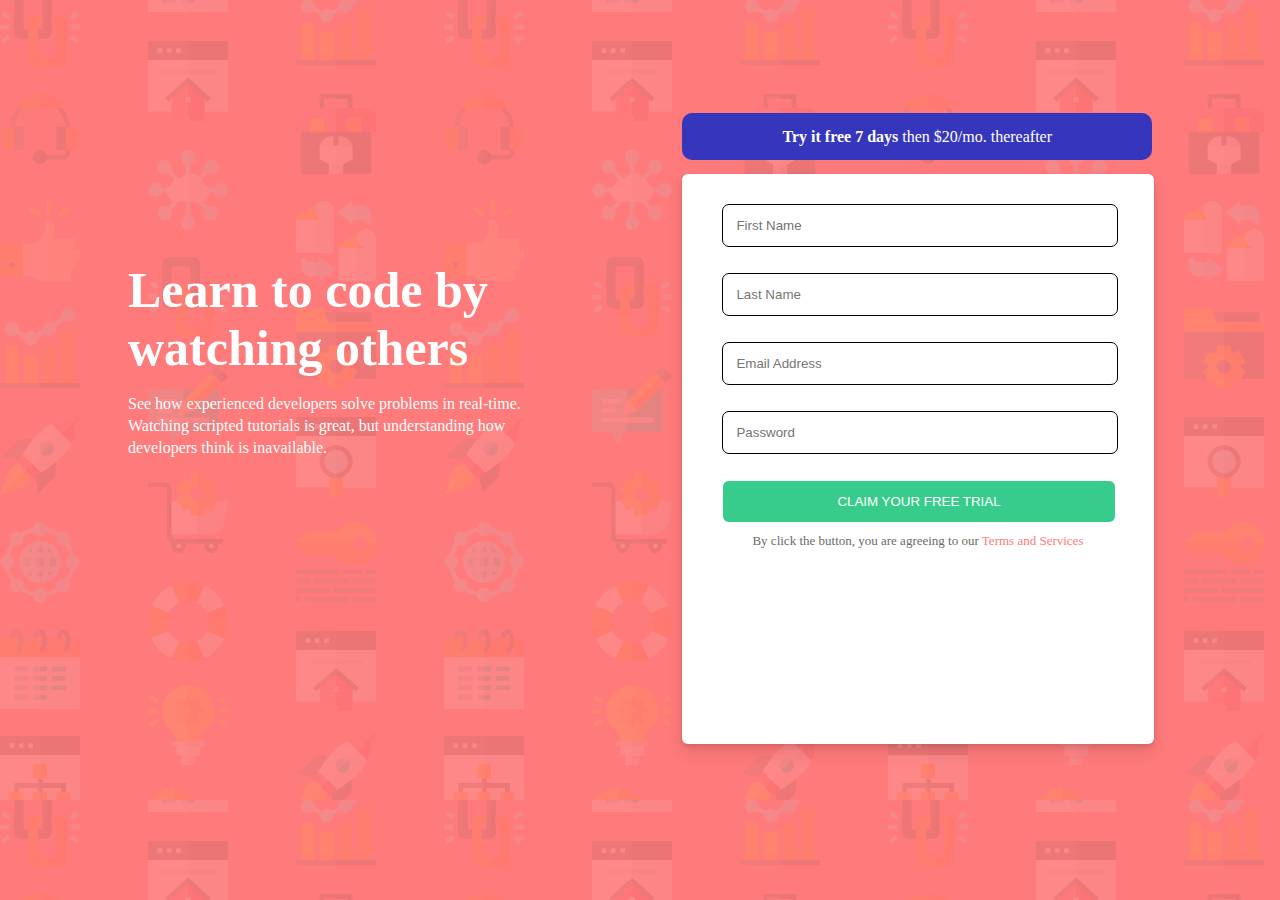
<file: 1st Project/index.html>
<!DOCTYPE html>
<html lang="en">
<head>
    <meta charset="UTF-8">
    <meta name="viewport" content="width=device-width, initial-scale=1.0">
    <title>Document</title>
    <link rel="stylesheet" href="./CSS/main.css">
</head>
<body style="background-image: url(./Images/bg-intro-desktop.png);">
    <div id="big">
        <div id="left">
            <h1><strong>Learn to code by</strong> </h1>
            <h1><strong>watching others</strong></h1>
            <br>
            <p>See how experienced developers solve problems in real-time.</p>
            <p>Watching scripted tutorials is great, but understanding how</p>
            <p>developers think is inavailable.</p>
        </div>
        <div id="right">
            <span id="topic"><strong>Try it free 7 days</strong> then $20/mo. thereafter</span><br><br>
            <form action="" id="login">
               <input type="text" placeholder="First Name"><br><br>
               <input type="text" placeholder="Last Name"><br><br>
               <input type="email" name="" id="" placeholder="Email Address"><br><br>
               <input type="password" name="" id="" placeholder="Password"><br><br>
               <input type="button" value="CLAIM YOUR FREE TRIAL" id="claimbtn"><br>
               <span id="ttxt">By click the button, you are agreeing to our <a href="">Terms and Services</a></span>


            </form>
        </div>
    </div>
</body>
</html>
</file>
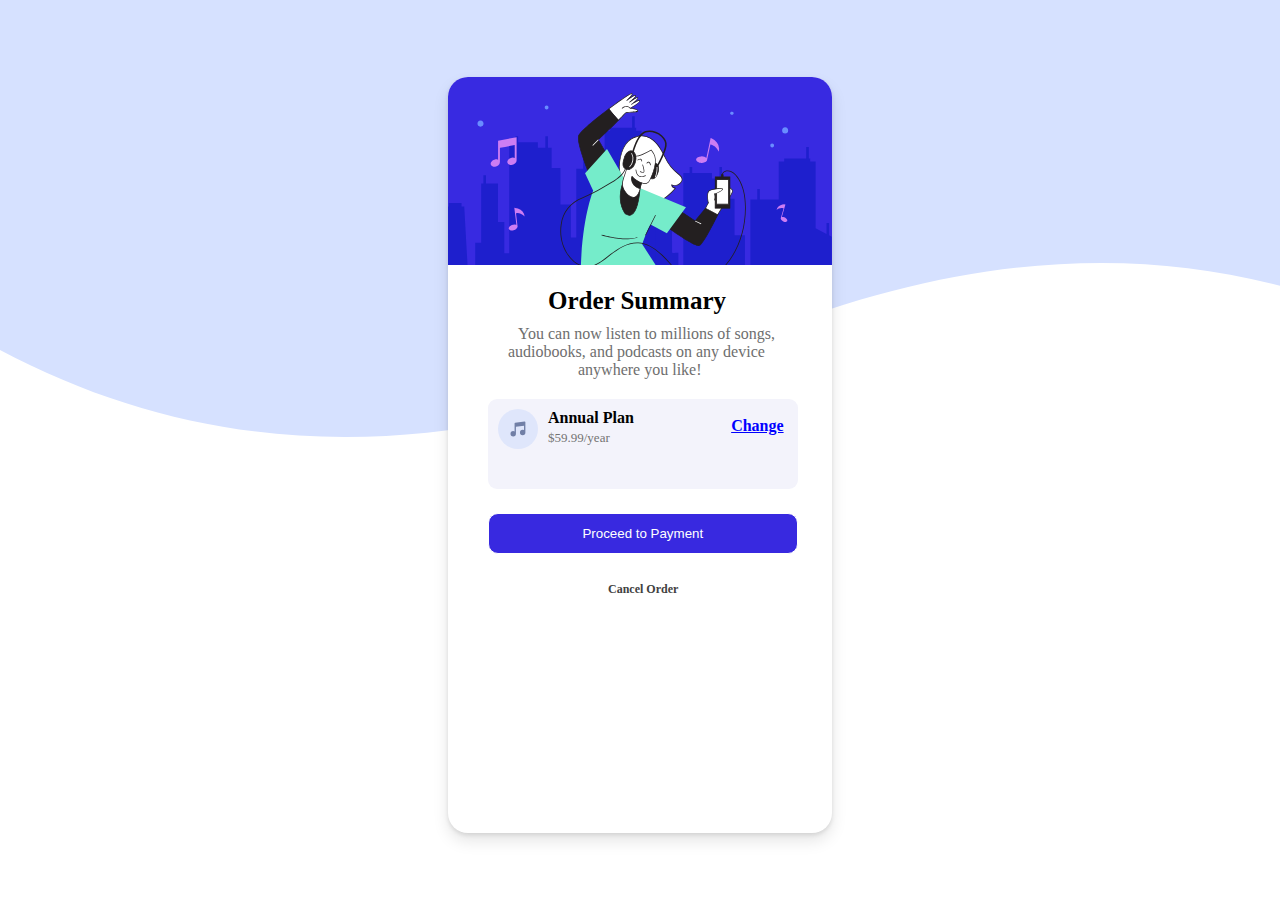
<file: 2nd Project/index.html>
<!DOCTYPE html>
<html lang="en">
<head>
    <meta charset="UTF-8">
    <meta name="viewport" content="width=device-width, initial-scale=1.0">
    <title>Document</title>
    <link rel="stylesheet" href="./main.css">
</head>
<body>
    <div id="big">
        <div id="top">
            <img src="./Images/illustration-hero.svg" alt="">
        </div>
        <div id="login">
            <br>
            <h1>Order Summary</h1>
            <p id="am">You can now listen to millions of songs,</p>
            <p id="an">audiobooks, and podcasts on any device</p>
            <p id="ak">anywhere you like!</p>
            <div id="annual">
                <div id="music">
                    <p id="annualtxt"><strong>Annual Plan</strong></p>
                    <p id="money">$59.99/year</p>
                </div>
                <div id="change"><a href=""><strong>Change</strong></a></div>
            </div><br>
            <form action=""><input type="button" value="Proceed to Payment" id="paymentbtn"></form>
            <a href="" id="cancel">Cancel Order</a>

        </div>
    </div>
</body>
</html>
</file>
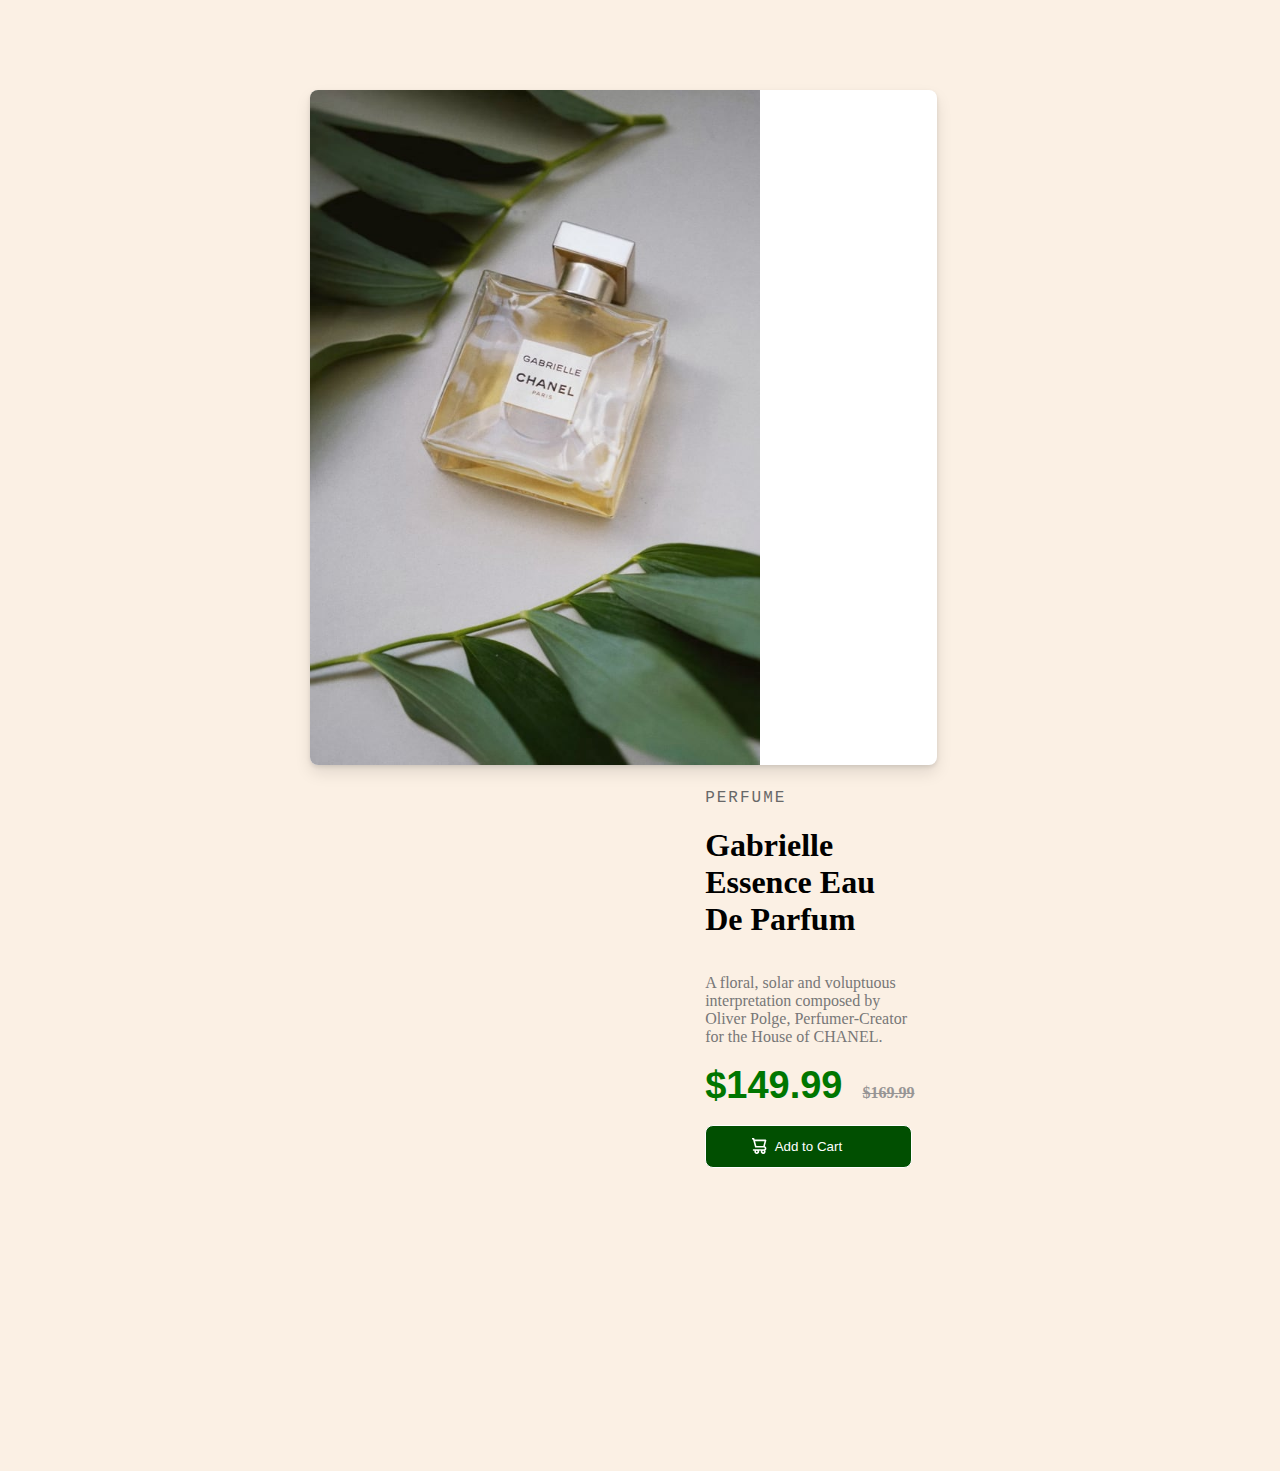
<file: 3rd Project/index.html>
<!DOCTYPE html>
<html lang="en">
<head>
    <meta charset="UTF-8">
    <meta name="viewport" content="width=device-width, initial-scale=1.0">
    <title>Document</title>
    <link rel="stylesheet" href="./main.css">
</head>
<body>
    <div id="big">
        <div id="left"> <img src="./Images/image-product-desktop.jpg" alt="" id="leftimg"></div>
        <div id="right">
            <p id="perfume">PERFUME</p>
            <h1>Gabrielle</h1>
            <h1>Essence Eau</h1>
            <h1>De Parfum</h1><br><br>
            <span id="letters">A floral, solar and voluptuous <br> 
            interpretation composed by <br>
            Oliver Polge, Perfumer-Creator <br>
            for the House of CHANEL.</span><br><br>
            <span id="money">$149.99</span><span id="cash"><s>$169.99</s></span><br><br>
            <form action="">
                <input type="button" value="Add to Cart">
            </form>
        </div>
    </div>
</body>
</html>
</file>
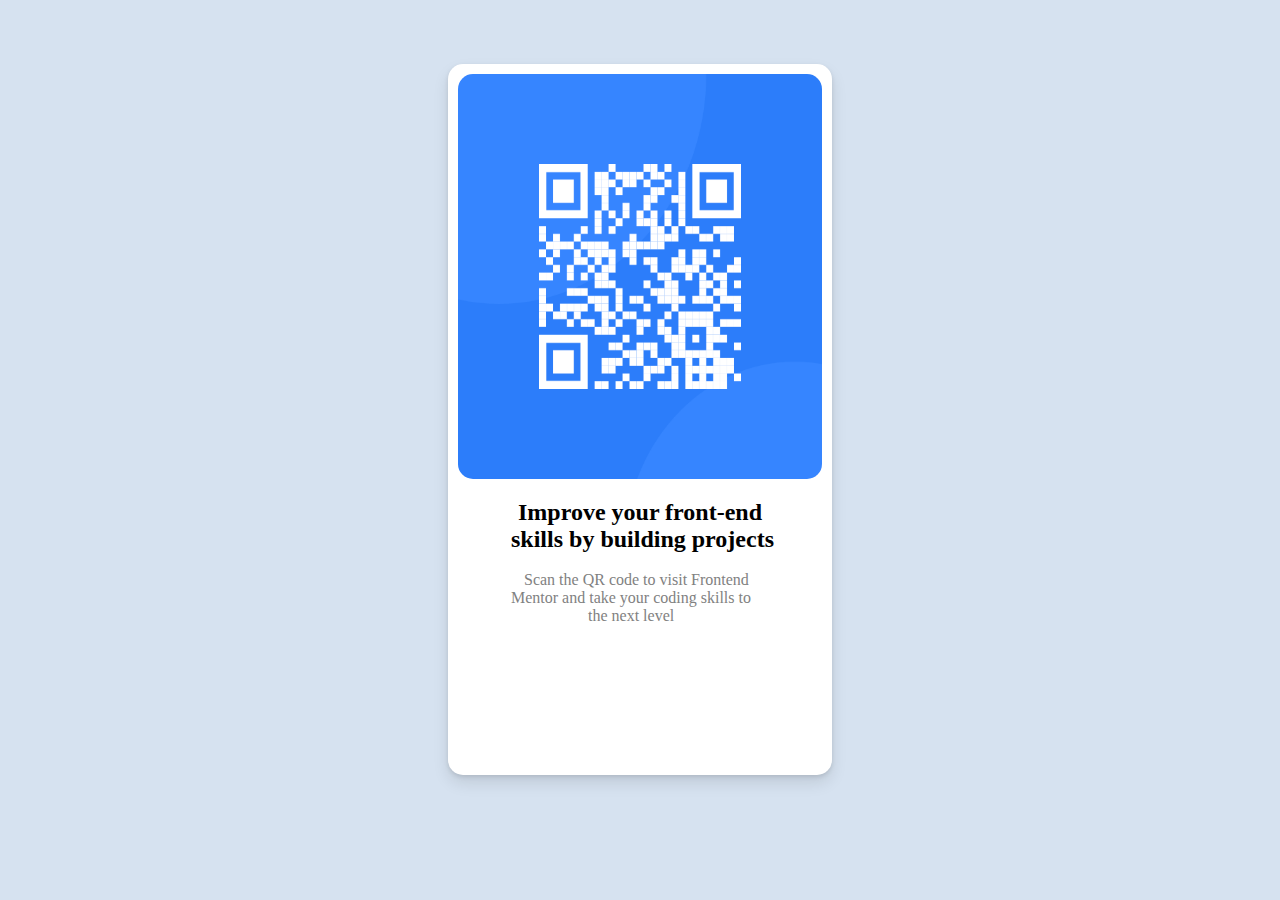
<file: 4th Project/index.html>
<!DOCTYPE html>
<html lang="en">
<head>
    <meta charset="UTF-8">
    <meta name="viewport" content="width=device-width, initial-scale=1.0">
    <title>Document</title>
    <link rel="stylesheet" href="./main.css">
</head>
<body>
    <div id="big">
        <div id="up">
            <img src="./Images/image-qr-code.png" alt="">
        </div>
        <div id="down">
            <h2 id="uptext">Improve your front-end</h2>
            <h2 id="downtext">skills by building projects</h2><br>
            <p id="pp">Scan the QR code to visit Frontend</p>
            <p id="pl">Mentor and take your coding skills to</p>
            <p id="po">the next level</p>
        </div>
    </div>
</body>
</html>
</file>
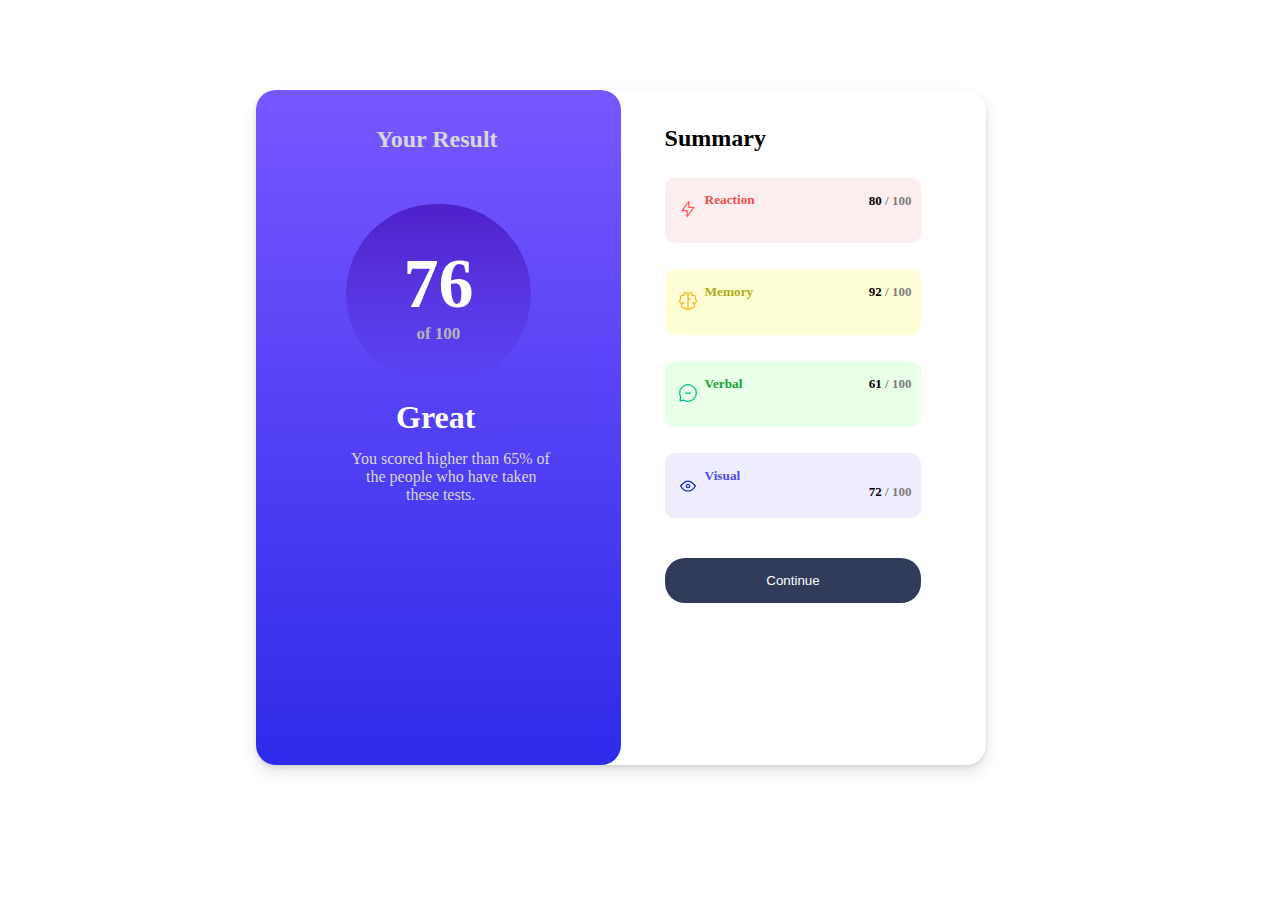
<file: 5th Project/index.html>
<!DOCTYPE html>
<html lang="en">
<head>
    <meta charset="UTF-8">
    <meta name="viewport" content="width=device-width, initial-scale=1.0">
    <title>Document</title>
    <link rel="stylesheet" href="./main.css">
</head>
<body>
    <div id="big">
         <div id="left">
            <br><br>
            <h2 id="firsttxt">Your Result</h2>
            <div id="circle">
                <h1 id="num">76</h1>
                <p id="nums">of 100</p>
            </div>
            <h1 id="great">Great</h1>
            <label for="" id="ttxt">You scored higher than 65% of</label><br>
            <label for="" id="sectxt">the people who have taken</label><br>
            <label for="" id="tttxt">these tests.</label>
         </div>
         <div id="right">
            <h2>Summary</h2>
            <div id="firstdiv">
                <div id="ee">
                    <h5 id="reaction">Reaction</h5>
                </div>
                <div id="er">
                    <span class="vin"><strong>80 </strong><label for="" id="ss"><strong>/ 100</strong></label></span>
                </div>
            </div>
            <div id="seconddiv">
                <div id="lefter">
                    <h5 id="memory">Memory</h5>
                </div>
                <div id="righter">
                    <span class="vin"><strong>92 </strong><label for="" id="ss"><strong>/ 100</strong></label></span>
                </div>
            </div>
            <div id="thirddiv">
                <div id="pip"><h5 id="verbal">Verbal</h5></div>
                <div id="pips">
                    <span class="vin"><strong>61 </strong><label for="" id="ss"><strong>/ 100</strong></label></span>
                </div>
            </div>
            <div id="forthdiv">
                <div id="forthleft"><h5 id="visual">Visual</h5></div>
                <div id="forthright">
                    <span class="vin"><strong>72 </strong><label for="" id="ss"><strong>/ 100</strong></label></span>
                </div>
            </div>
            <form action="">
                <input type="button" value="Continue">
            </form>
         </div>
    </div>
</body>
</html>
</file>
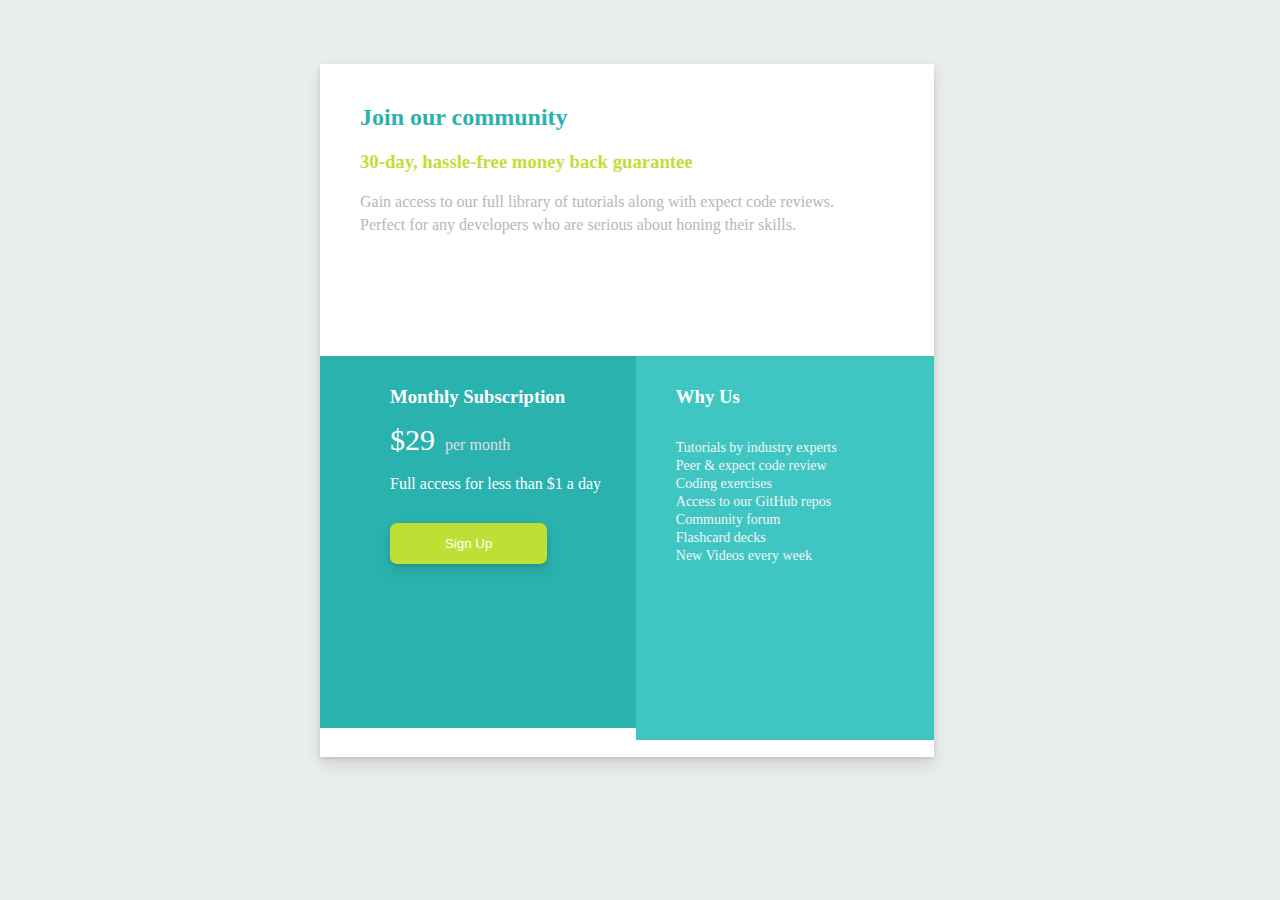
<file: 6th Project/index.html>
<!DOCTYPE html>
<html lang="en">
<head>
    <meta charset="UTF-8">
    <meta name="viewport" content="width=device-width, initial-scale=1.0">
    <title>Document</title>
    <link rel="stylesheet" href="./main.css">
</head>
<body>
    <div id="big">
        <div id="up">
            <h2 id="community">Join our community</h2>
            <h3 id="textt">30-day, hassle-free money back guarantee</h3>
            <p class="ttext">Gain access to our full library of tutorials along with expect code reviews.</p>
            <p class="ttext"> Perfect for any developers who are serious about honing their skills.</p>
        </div>
        <div id="down">
            <div id="left">
                <h3>Monthly Subscription</h3>
                <label for="" id="cash">$29</label><label for="" id="per">per month</label>
                <br><br>
                <label for="" >Full access for less than $1 a day</label>
                <form action="">
                    <input type="button" value="Sign Up">
                </form>
            </div>
            <div id="right">
                <h3 id="whyus">Why Us</h3>
                <label for="" class="lasttxt">Tutorials by industry experts </label><br>
                <label for="" class="lasttxt">Peer & expect code review </label><br>
                <label for="" class="lasttxt">Coding exercises</label> <br>
                <label for="" class="lasttxt"> Access to our GitHub repos</label> <br>
                <label for="" class="lasttxt"> Community forum </label><br>
                <label for="" class="lasttxt"> Flashcard decks</label> <br>
               <label for="" class="lasttxt">New Videos every week</label>
            </div>
        </div>
    </div>
</body>
</html>
</file>
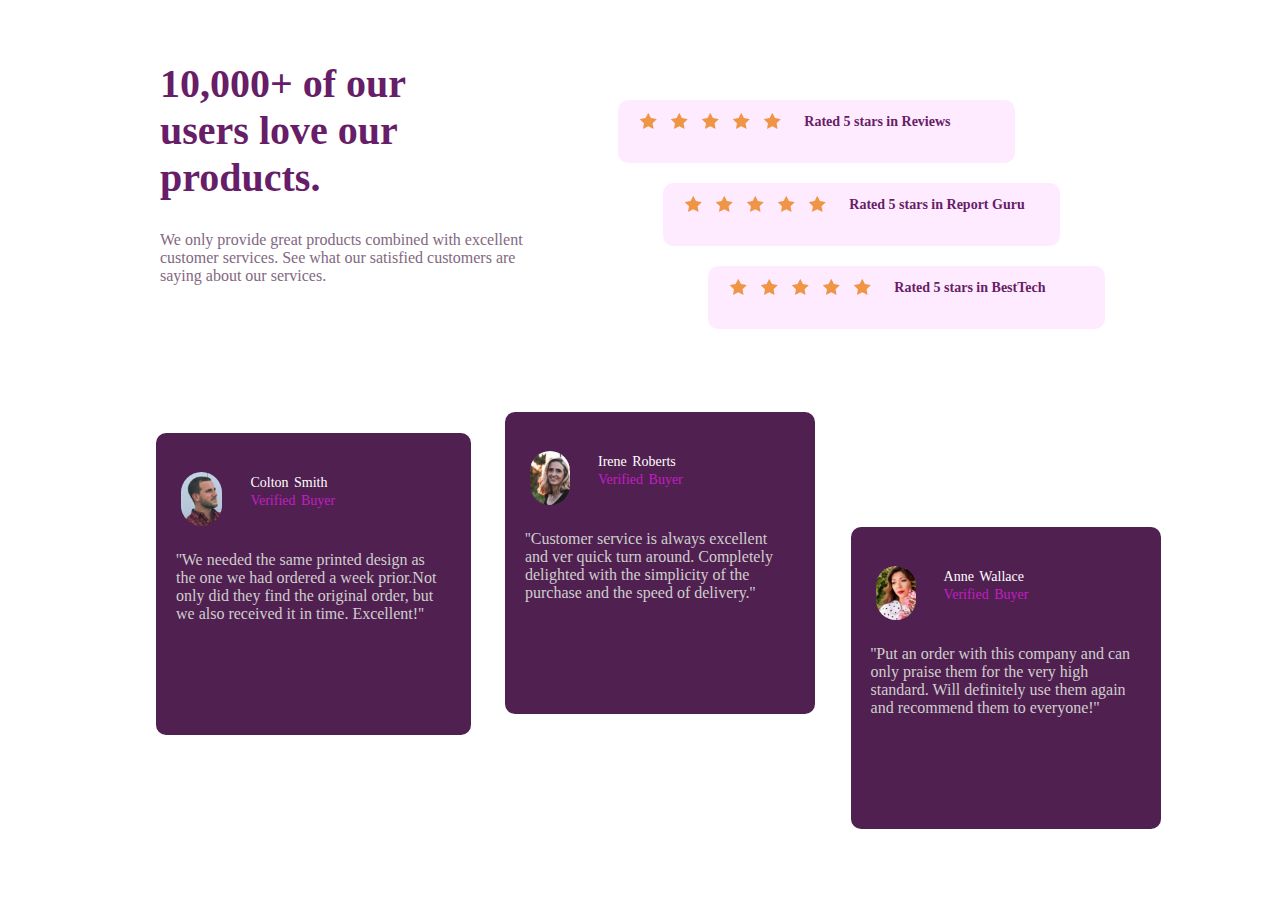
<file: 7th Project/index.html>
<!DOCTYPE html>
<html lang="en">
<head>
    <meta charset="UTF-8">
    <meta name="viewport" content="width=device-width, initial-scale=1.0">
    <title>Document</title>
    <link rel="stylesheet" href="./main.css">
</head>
<body>
    <div id="big">
       <div id="up">
        <div id="upleft">
            <h1>10,000+ of our</h1>
            <h1>users love our</h1>
            <h1 id="tt">products.</h1>
            <p>We only provide great products combined with excellent</p>
            <p>customer services. See what our satisfied customers are</p>
            <p>saying about our services.</p>
        </div>
        <div id="upright">
            <div id="rightup">
                <div class="stars">
                    <div class="starr"></div>
                    <div class="starr" ></div>
                    <div class="starr"></div>
                    <div class="starr"></div>
                    <div class="starr" ></div>
                </div>
                <div id="rated">
                    <label for="" id="re"><strong>Rated 5 stars in Reviews</strong></label>
                </div>
            </div>
            <div id="rightmid">
                <div class="stars">
                    <div class="starr"></div>
                    <div class="starr" ></div>
                    <div class="starr"></div>
                    <div class="starr"></div>
                    <div class="starr" ></div>
                </div>
                <div id="rated">
                    <label for="" id="re"><strong>Rated 5 stars in Report Guru</strong></label>
                </div>
            </div>
            <div id="rightdown">
                <div class="stars">
                    <div class="starr"></div>
                    <div class="starr" ></div>
                    <div class="starr"></div>
                    <div class="starr"></div>
                    <div class="starr" ></div>
                </div>
                <div id="rated">
                    <label for="" id="re"><strong>Rated 5 stars in BestTech</strong></label>
                </div>
                <div id="secondbox">
                    <div id="dd">
                        <div  class="imp" id="mim"></div>
                        <div class="lett">
                            <label for="" class="nametext">Irene Roberts</label><br>
                            <label for="" class="verifiedname">Verified Buyer</label>
                        </div>
                        
                    </div>
                    <label for="" class="boxtext">''Customer service is always excellent </label><br>
                    <label for="" class="boxtext">and ver quick turn around. Completely</label><br>
                    <label for="" class="boxtext">delighted with the simplicity of the</label><br>
                    <label for="" class="boxtext">purchase and the speed of delivery.''</label>
                </div>
                <div id="thirdbox">
                    <div id="pop">
                        <div class="imp" id="qq"></div>
                        <div class="lett">
                            <label for="" class="nametext">Anne Wallace</label><br>
                            <label for="" class="verifiedname">Verified Buyer</label>
                        </div>
                    </div>
                    <label for="" class="boxtext">''Put an order with this company and can </label><br>
                    <label for="" class="boxtext">only praise them for the very high</label><br>
                    <label for="" class="boxtext">standard. Will definitely use them again</label><br>
                    <label for="" class="boxtext">and recommend them to everyone!''</label>
                </div>
            </div>
        </div>
       </div>
       <div id="down">
        <div id="firstbox">
            <div id="mm">    
               <div class="imp"></div>
               <div class="lett">
                <label for="" class="nametext">Colton Smith</label><br>
                <label for="" class="verifiedname">Verified Buyer</label>
               </div>
            </div>
            <label for="" class="boxtext">''We needed the same printed design as</label><br>
            <label for="" class="boxtext">the one we had ordered a week prior.Not</label><br>
            <label for="" class="boxtext">only did they find the original order, but</label><br>
            <label for="" class="boxtext">we also received it in time. Excellent!''</label>
            
        </div>
        
        
       </div>
    </div>
</body>
</html>
</file>
<file: 1st Project/CSS/main.css>
*{
    margin: 0;
    padding: 0;
}

body{
    background-color: hsl(0, 100%, 74%);
}

#big{
    margin: 10%;
}

#left{
    float: left;
    margin-top: 13%;
    color: white;
}

#right{
    float: right;
    
}

#topic{
    padding: 15px;
    background-color: rgb(54, 54, 189);
    color: white;
    padding-left: 100px;
    padding-right: 100px;
    border-radius: 10px;
}

#login{
    height: 60vh;
    box-shadow: 0 2px 4px rgba(0, 0, 0, 0.1), 0 8px 16px rgba(0, 0, 0, 0.1) ;
    background-color: rgb(255, 255, 255);
    width: 92%;
    margin-right:10px ;
    margin-top: 10px;
    border-radius: 6px;
    padding-top: 30px;
    padding-left: 40px;
}

input{
    padding: 13px;
    width: 85%;
    margin-bottom: 8px;
    border-radius: 7px;
    border: 0.1px solid;
}


#claimbtn{
    width: 91%;
    background-color: hsl(154, 59%, 51%);
    color: white;
}


#ttxt{
    font-size: small;
    margin-left: 30px;
    color: rgb(107, 107, 107);
}

a{
    color:hsl(0, 100%, 74%) ;
    text-decoration: none;
}

h1{
    font-size: 50px;
    font-weight: 900;
}

p{
    margin-bottom: 4px;
}
</file>
<file: 2nd Project/main.css>
*{
    margin: 0;
    padding: 0;
}

body{
    background-image: url(./Images/pattern-background-desktop.svg);
    background-repeat: no-repeat;
}

#big{
    margin: 6%;
    box-shadow: 0 2px 4px rgba(0, 0, 0, 0.1), 0 8px 16px rgba(0, 0, 0, 0.1) ;
    background-color: rgb(255, 255, 255);
    height: 84vh;
    width: 30%;
    margin-left: 35%;
    border-radius: 20px;
    
    
}


img{
    width: 100%;
    border-top-right-radius:20px ;
    border-top-left-radius: 20px;
}

#login{
    margin-left: 40px;
}


h1{
    font-size: 25px;
    margin-left: 60px;
    margin-bottom: 10px;
}

#annual{
    height: 10vh;
    width: 90%;
    margin-top: 20px;
    background-color: rgb(243, 243, 251);
    border-radius:9px;
    
}

#music{
    float: left;
    background-image: url(./Images/icon-music.svg);
    height: 9vh;
    width: 190px;
    
    background-repeat: no-repeat;
    background-size: 40px;
    background-position-y:10px ;
    background-position-x:10px ;
}

#change{
    float: right;
    margin-top: 18px;
    margin-right: 14px;
}

#annualtxt{
    margin-left: 60px;
    margin-top: 10px;
    
}

#money{
    margin-left: 60px;
    margin-top: 3px;
    font-size: 13px;
    color: rgb(115, 115, 115);
}

a{
    color: blue;
}

#paymentbtn{
      padding: 12px;
      background-color: hsl(245, 75%, 52%);
      width: 90%;
      color: white;
      border-radius: 10px;
      border: 1px solid;
      margin-top: 6px;
      margin-bottom: 25px;
      
      
}

#cancel{
    color: rgb(65, 65, 65);
    text-decoration: none;
    font-weight: 600;
    font-size: 12px;
    margin-left: 120px;
}

#am{
    margin-left: 30px;
    color: rgb(110, 110, 110);
}

#an{
    margin-left: 20px;
    color: rgb(110, 110, 110);
}

#ak{
    margin-left: 90px;
    color: rgb(110, 110, 110);
}
</file>
<file: 3rd Project/main.css>
*{
    padding: 0;
    margin: 0;
}

body{
    background-color: hsl(31, 76%, 94%);
}

#big{
    margin: 7%;
    height: 75vh;
    box-shadow: 0 2px 4px rgba(0, 0, 0, 0.1), 0 8px 16px rgba(0, 0, 0, 0.1);
    background-color: rgb(255, 255, 255);
    width: 49%;
    margin-left:310px ;
    border-radius: 8px;
}

#left{
    float: left;
}

#right{
    float: right;
    width: 37%;
    height: 78vh;
}

#leftimg{
    width: 100%;
    height: 75vh;
    border-top-left-radius:8px ;
    border-bottom-left-radius:8px ;
}

#perfume{
    font-family: 'Courier New', Courier, monospace;
    letter-spacing: 2px;
    margin-top: 20px;
    margin-bottom: 20px;
    color: rgb(104, 104, 104);
}

#letters{
    color:rgb(119, 119, 119);
    
}

#money{
    font-family: 'Franklin Gothic Medium', 'Arial Narrow', Arial, sans-serif;
    font-size: 38px;
    color: rgb(0, 118, 0);
    font-weight: 600;
}

#cash{
    margin-left: 20px;
    color:rgb(151, 149, 149) ;
    font-weight: 600;
}


input{
    padding: 13px;
    background-color: rgb(1, 79, 1);
    color: white;
    width: 89%;
    border-radius: 8px;
    border: solid 1px;
    background-image: url(./Images/icon-cart.svg);
    background-repeat: no-repeat;
    background-position: center;
    background-position-x:24% ;
}
</file>
<file: 4th Project/main.css>
*{
    margin: 0;
    padding: 0;
}

body{
    background-color: hsl(212, 45%, 89%);
}

#big{
    margin-left: 35%;
    margin-top: 5%;
    height: 79vh;
    box-shadow: 0 2px 4px rgba(0, 0, 0, 0.1), 0 8px 16px rgba(0, 0, 0, 0.1);
    background-color: white;
    width: 30%;
    border-radius: 15px;

}

#up{
    
    height: 45vh;
    padding-top: 10px;
    padding-left: 10px;
    padding-right: 10px;
    
}

img{
    width: 100%;
    height: 100%;
    border-radius: 15px;
}

#down{
    height: 29vh;
    padding-top: 20px;
    padding-left: 20px;
    padding-right: 20px;
}

#uptext{
    margin-left: 50px;
}

#downtext{
    margin-left: 43px;
}

p{
    color: rgb(129, 129, 129);
    margin-left: 43px;
}

#pp{
    margin-left: 56px;
}
#po{
    margin-left:120px ;
}
</file>
<file: 5th Project/main.css>
*{
    margin: 0;
    padding: 0;
}


#big{
    height: 75vh;
    box-shadow: 0 2px 4px rgba(0, 0, 0, 0.1), 0 8px 16px rgba(0, 0, 0, 0.1);
    background-color: rgb(255, 255, 255);
    width: 20%;
    margin-left: 20%;
    margin-top: 7%;
    width: 57%;
    border-radius: 20px;
}

#left{
    float: left;
    height: 75vh;
    width: 50%;
    border-radius: 20px;
    background: linear-gradient(hsl(252, 100%, 67%),hsl(241, 81%, 54%));
}

#right{
    float: right;
    width: 44%;
    height: 75vh;
    margin-top: 35px;
}

#firsttxt{
    margin-left: 120px;
    color: rgb(215, 215, 215);
}

#circle{
    background:linear-gradient(hsla(256, 72%, 46%, 1),hsla(241, 72%, 46%, 0));
    margin-top: 14%;
    margin-left: 90px;
    height: 180px;
    border-radius: 270px;
    margin-right: 90px;
    text-align: center;
    color: white;  
}



#num{
    padding-top: 40px;
    font-size: 70px;
    font-weight: bolder;
}

#nums{
    font-size: 17px;
    font-weight: bold;
    color: rgb(181, 181, 181);
}


#great{
   margin-top: 15px;
   margin-left: 140px;
   color: white;
   margin-bottom: 14px;
}

label{
    color: rgb(215, 215, 215);
}

#ttxt{
    margin-left: 95px;
}

#sectxt{
    margin-left: 110px;
}

#tttxt{
    margin-left: 150px;
}


#firstdiv{
    border-radius: 10px;
    width: 80%;
    height: 7.3vh;
    margin-top: 26px;
    background-color: hsl(0, 67%, 96%);
}

#reaction{
    color: rgb(238, 79, 79);
    margin-top: 10px;
    margin-left: 40px;
}

#ee{
    float: left;
    margin-top: 4px;
    height: 6vh;
    width: 60%;
    background-image: url(./Image/icon-reaction.svg);
    background-repeat: no-repeat;
    background-position: center;
    background-position-x:10% ;
}

#er{
    float: right;
    height: 6vh;
    margin-top: 13px;
    margin-right: 10px;
}

#ss{
    color: rgb(125, 125, 125);
}

.vin{
    font-size: 13px;
}

#seconddiv{
    border-radius: 10px;
    width: 80%;
    height: 7.3vh;
    margin-top: 26px;
    background-color: rgb(254, 254, 215);
}


#lefter{
    float: left;
    height: 6vh;
    width: 60%;
    background-image: url(./Image/icon-memory.svg);
    background-repeat: no-repeat;
    background-position: center;
    background-position-x:10%;
    margin-top: 5px;
}

#memory{
    margin-top: 10px;
    margin-left: 40px;
    color: rgb(173, 173, 23);
}


#righter{
    float: right;
    margin-top: 13px;
    margin-right: 10px;
}


#thirddiv{
    border-radius: 10px;
    width: 80%;
    height: 7.3vh;
    margin-top: 26px;
    background-color: rgb(232, 255, 232);
}


#pip{
    float: left;
    height: 6vh;
    width: 60%;
    background-image: url(./Image/icon-verbal.svg);
    background-repeat: no-repeat;
    background-position: center;
    background-position-x:10%;
    margin-top: 5px;
}


#pips{
    float: right;
    margin-top: 13px;
    margin-right: 10px;
}


#verbal{
    margin-top: 10px;
    margin-left: 40px;
    color: rgb(23, 163, 49);
}


#forthdiv{
    border-radius: 10px;
    width: 80%;
    height: 7.3vh;
    margin-top: 26px;
    background-color: rgb(237, 237, 253);
}

#visual{
    margin-left: 40px;
    color: rgb(79, 79, 220);
    padding-top: 15px;
}


#forthleft{
    height: 6vh;
    width: 60%;
    background-image: url(./Image/icon-visual.svg);
    background-repeat: no-repeat;
    background-position: center;
    background-position-x:10%;
    margin-top: 5px;
    background-position-y:70% ;
}


#forthright{
    float: right;
    margin-top: -25px;
    margin-right: 10px;
}


input{
    padding: 15px;
    border-radius: 20px;
    width: 80%;
    margin-top: 40px;
    background-color: hsl(224, 30%, 27%);
    color: white;
    border: 1px;
}
</file>
<file: 6th Project/main.css>
*{
    margin: 0;
    padding: 0;
}

body{
    background-color: rgb(234, 237, 237);
}

#big{
    height: 77vh;
    box-shadow: 0 2px 4px rgba(0, 0, 0, 0.1), 0 8px 16px rgba(0, 0, 0, 0.1);
    background-color: rgb(255, 255, 255);
    width: 48%;
    margin-top: 5%;
    background-color: rgb(255, 255, 255);
    margin-left: 25%;
    
}


#up{
   
    height: 28vh;
    padding-top: 40px;
    padding-left: 40px;
   
}

#community{
    color:hsl(179, 62%, 43%);
    margin-bottom: 20px;
}

#textt{
    color: hsl(71, 73%, 54%);
    margin-bottom: 20px;
}

.ttext{
    color: rgb(183, 183, 183);
    margin-top: 5px;
}


#left{
    float: left;
    width: 40%;
    height: 38vh;
    background-color: hsl(179, 62%, 43%);
    color: white;
    padding-top:30px;
    padding-left: 70px;
    
}

#right{
    float: right;
    width:48.6% ;
    height: 42.7vh;
    background-color: hsl(179, 54%, 51%);
}


#cash{
    font-size: 30px;
    margin-right: 10px;
    
    
}


h3{
    margin-bottom: 15px;
}

#per{
    color: rgb(224, 223, 223);
}


input{
   background-color:hsl(71, 73%, 54%);
   padding: 13px;
   margin-top: 30px;
   width: 64%;
   border-radius: 7px;
   border: 1px;
   color: white;
   box-shadow: 0 2px 4px rgba(0, 0, 0, 0.1), 0 8px 16px rgba(0, 0, 0, 0.1);
}


#whyus{
    color: white;
    margin-top: 30px;
    margin-left: 40px;
    margin-bottom: 30px;

}


.lasttxt{
    color: rgb(245, 245, 245);
    margin-left: 40px;
    font-size:14px;
    margin-bottom: 7px;
    
}
</file>
<file: 7th Project/main.css>
*{
    margin: 0;
    padding: 0;
}
#big{
    height: 90vh;
    margin-top: 30px;
    padding-top: 30px;
    padding-left: 30px;
}


#up{
    height: 37vh;
    
}


#upleft{
    float: left;
    height: 39vh;
    width: 32%;
    margin-left: 130px;
}


#tt{
    margin-bottom: 30px;
}


h1{
    font-size: 40px;
    color: hsl(300, 56%, 26%);
    font-weight: 800;
}


p{
    color: hsl(302, 11%, 46%);
}


#upright{
    
    height: 30vh;
    width: 53%;
    float: right;
    margin-top: 40px;
}



#rightup{
    width: 60%;
    height: 7vh;
    background-color: hsl(300, 100%, 96%);
    border-radius: 10px;
}

.stars{
    margin-top: 6px;
    float: left;
    width: 42%;
    height: 6vh;
    margin-left: 10px;
    
}

.starr{
    
    width: 25px;
    margin-top: 7px;
    height: 17px;
    background-image: url(./Images/icon-star.svg);
    background-repeat: no-repeat;
    float: left;
    background-position-x: 6px;
    margin-left: 6px;
}


#rated{

    float: right;
    width: 53%;
    height: 6vh;
    margin-top: 12px;
}


#re{
    font-size: 14px;
    color: hsl(300, 56%, 26%);
}

#rightmid{
    width: 60%;
    height: 7vh;
    background-color: hsl(300, 100%, 96%);
    border-radius: 10px;
    margin-top: 20px;
    margin-left: 45px;
}


#rightdown{
    width: 60%;
    height: 7vh;
    background-color: hsl(300, 100%, 96%);
    border-radius: 10px;
    margin-top: 20px;
    margin-left: 90px;
}


#down{
    padding-top: 20px;
    height: 49vh;
    padding-left: 126px;
}


#firstbox{
    padding-top: 5px;
    height: 33vh;
    width: 28%;
    margin-top: 20px;
    border-radius: 10px;
    background-color: hsl(300, 43%, 22%);
}


#mm{
    height: 7vh;
    margin-top: 30px;
    margin-bottom: 20px;
}

.nametext{
    color: white;
    font-size: 14px;
    word-spacing: 2px;
}


.verifiedname{
    color: hsl(300, 72%, 44%);
    font-size: 14px;
    word-spacing: 2px;
}


.imp{
    float: left;
    height: 6vh;
    width: 13%;
    border-radius: 40px;
    background-image: url(./Images/image-colton.jpg);
    background-repeat: no-repeat;
    background-size: cover;
    margin-left: 25px;
    margin-top: 4px;
}




.lett{
    margin-top: 5px;
    float: right;
    width: 70%;
    height: 6vh;
}



.boxtext{
    color: rgb(207, 206, 206);
    margin-left: 20px;
}


#secondbox{
    float: right;
    padding-top: 5px;
    height: 33vh;
    width: 78%;
    margin-top: 80px;
    border-radius: 10px;
    background-color: hsl(300, 43%, 22%);
    margin-right: 290px;
}


#thirdbox{
    float: right;
    padding-top: 5px;
    height: 33vh;
    width: 78%;
    margin-top: -47%;
    border-radius: 10px;
    background-color: hsl(300, 43%, 22%);
    margin-right: -14%;
}


#dd{
    height: 7vh;
    margin-top: 30px;
    margin-bottom: 20px;
   
}


#mim{
    background-image: url(./Images/image-irene.jpg);
}


#pop{
    height: 7vh;
    margin-top: 30px;
    margin-bottom: 20px;
}


#qq{
    background-image: url(./Images/image-anne.jpg);
}
</file>
